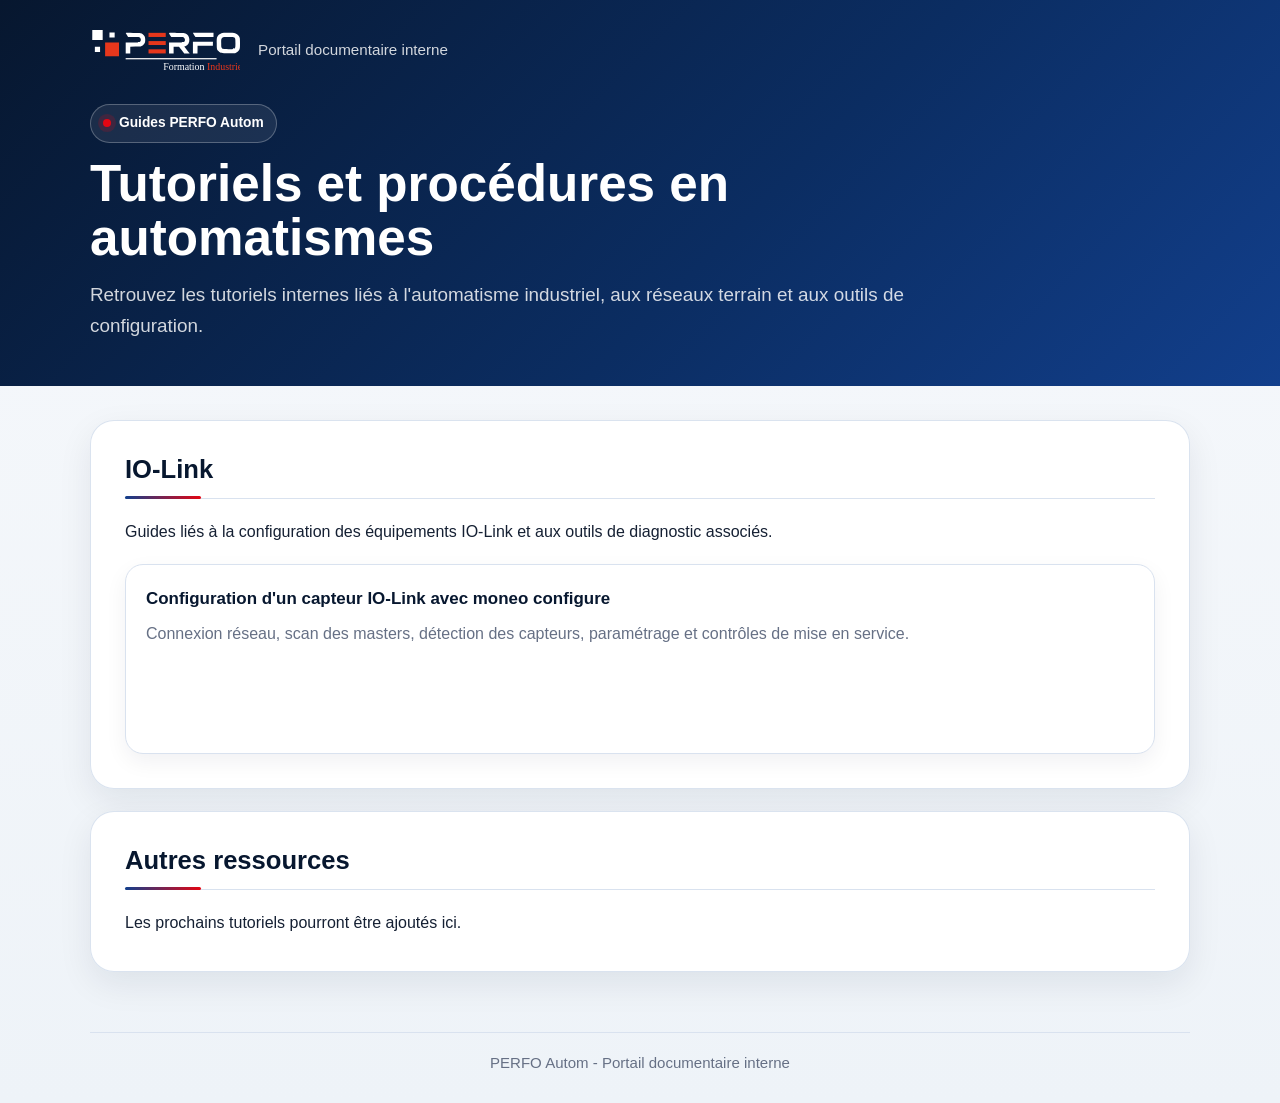
<file: index.html>
<!DOCTYPE html>
<html lang="fr">
<head>
  <meta charset="UTF-8" />
  <meta name="viewport" content="width=device-width, initial-scale=1.0" />
  <title>Tutoriels PERFO</title>
  <link rel="stylesheet" href="assets/css/perfo-tutos.css" />
</head>
<body>
  <header class="site-header">
    <div class="header-inner">
      <div class="topbar">
        <div class="brand">
          <img src="assets/img/logo-perfo-blanc.svg" alt="Logo PERFO" />
          <div class="brand-text">Portail documentaire interne</div>
        </div>
      </div>
      <div class="hero-kicker">Guides PERFO Autom</div>
      <h1>Tutoriels et procédures en automatismes</h1>
      <p class="header-subtitle">Retrouvez les tutoriels internes liés à l'automatisme industriel, aux réseaux terrain et aux outils de configuration.</p>
    </div>
  </header>

  <main class="container">
    <section class="category">
      <h2>IO-Link</h2>
      <p>Guides liés à la configuration des équipements IO-Link et aux outils de diagnostic associés.</p>
      <div class="tutorial-grid">
        <a class="tutorial-card" href="IoLink/Moneo_Ifm.html">
          <strong>Configuration d'un capteur IO-Link avec moneo configure</strong>
          <span>Connexion réseau, scan des masters, détection des capteurs, paramétrage et contrôles de mise en service.</span>
        </a>
      </div>
    </section>


    <section class="category">
      <h2>Autres ressources</h2>
      <p>Les prochains tutoriels pourront être ajoutés ici.</p>
    </section>
  </main>

  <footer class="site-footer">
    <div class="site-footer-inner">PERFO Autom - Portail documentaire interne</div>
  </footer>

</body>
</html>
</file>
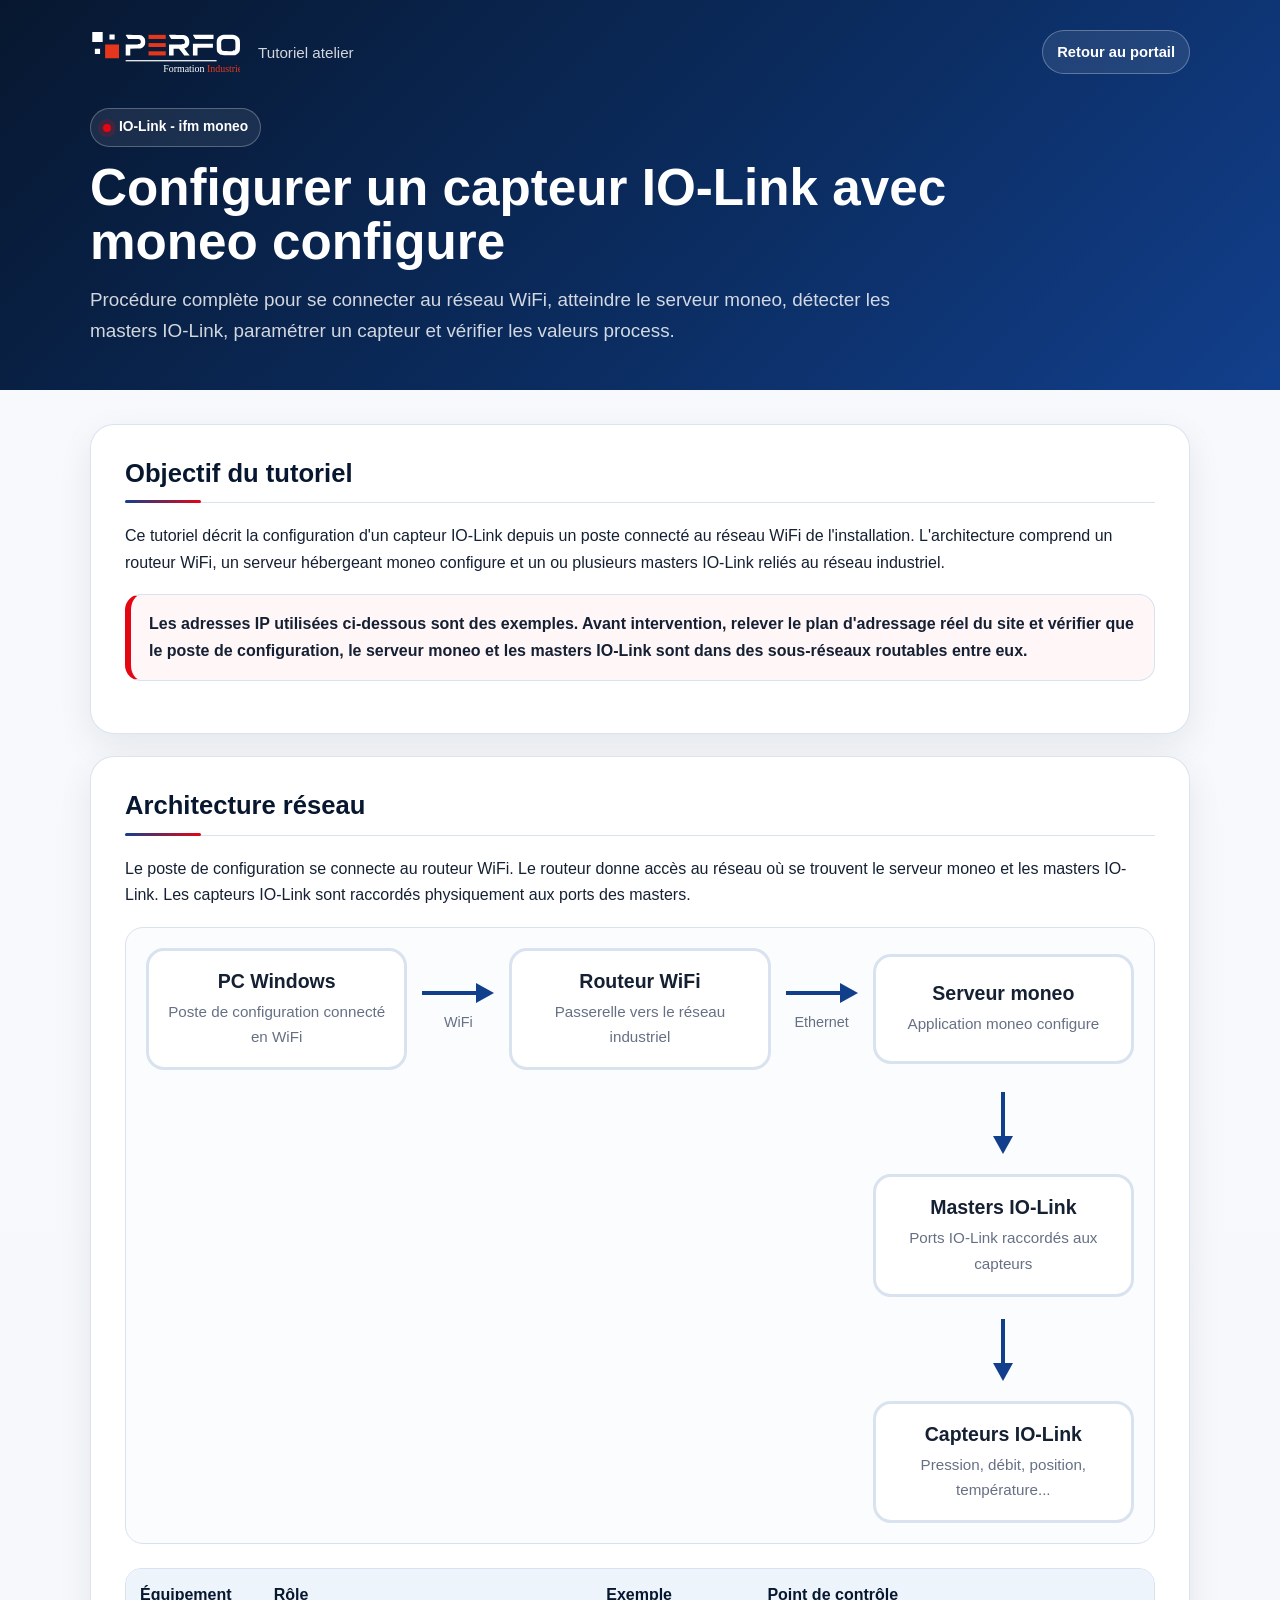
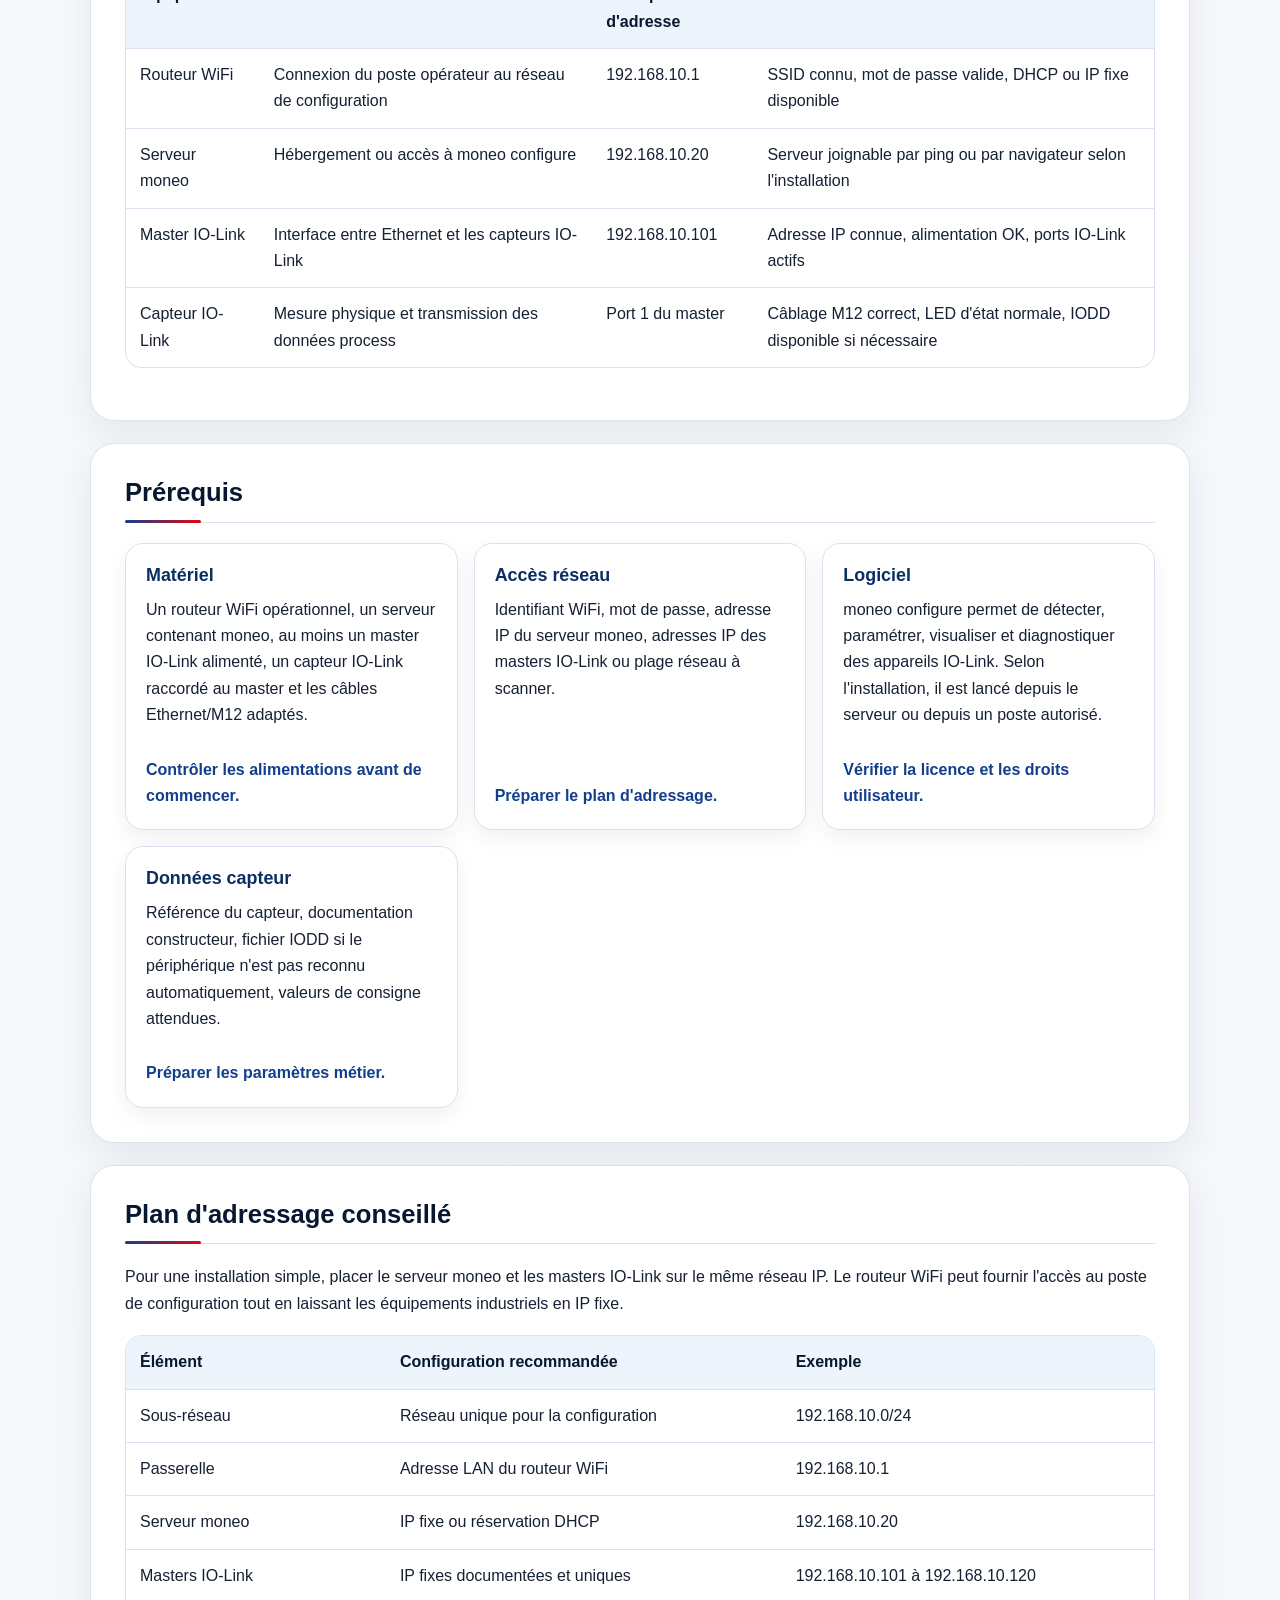
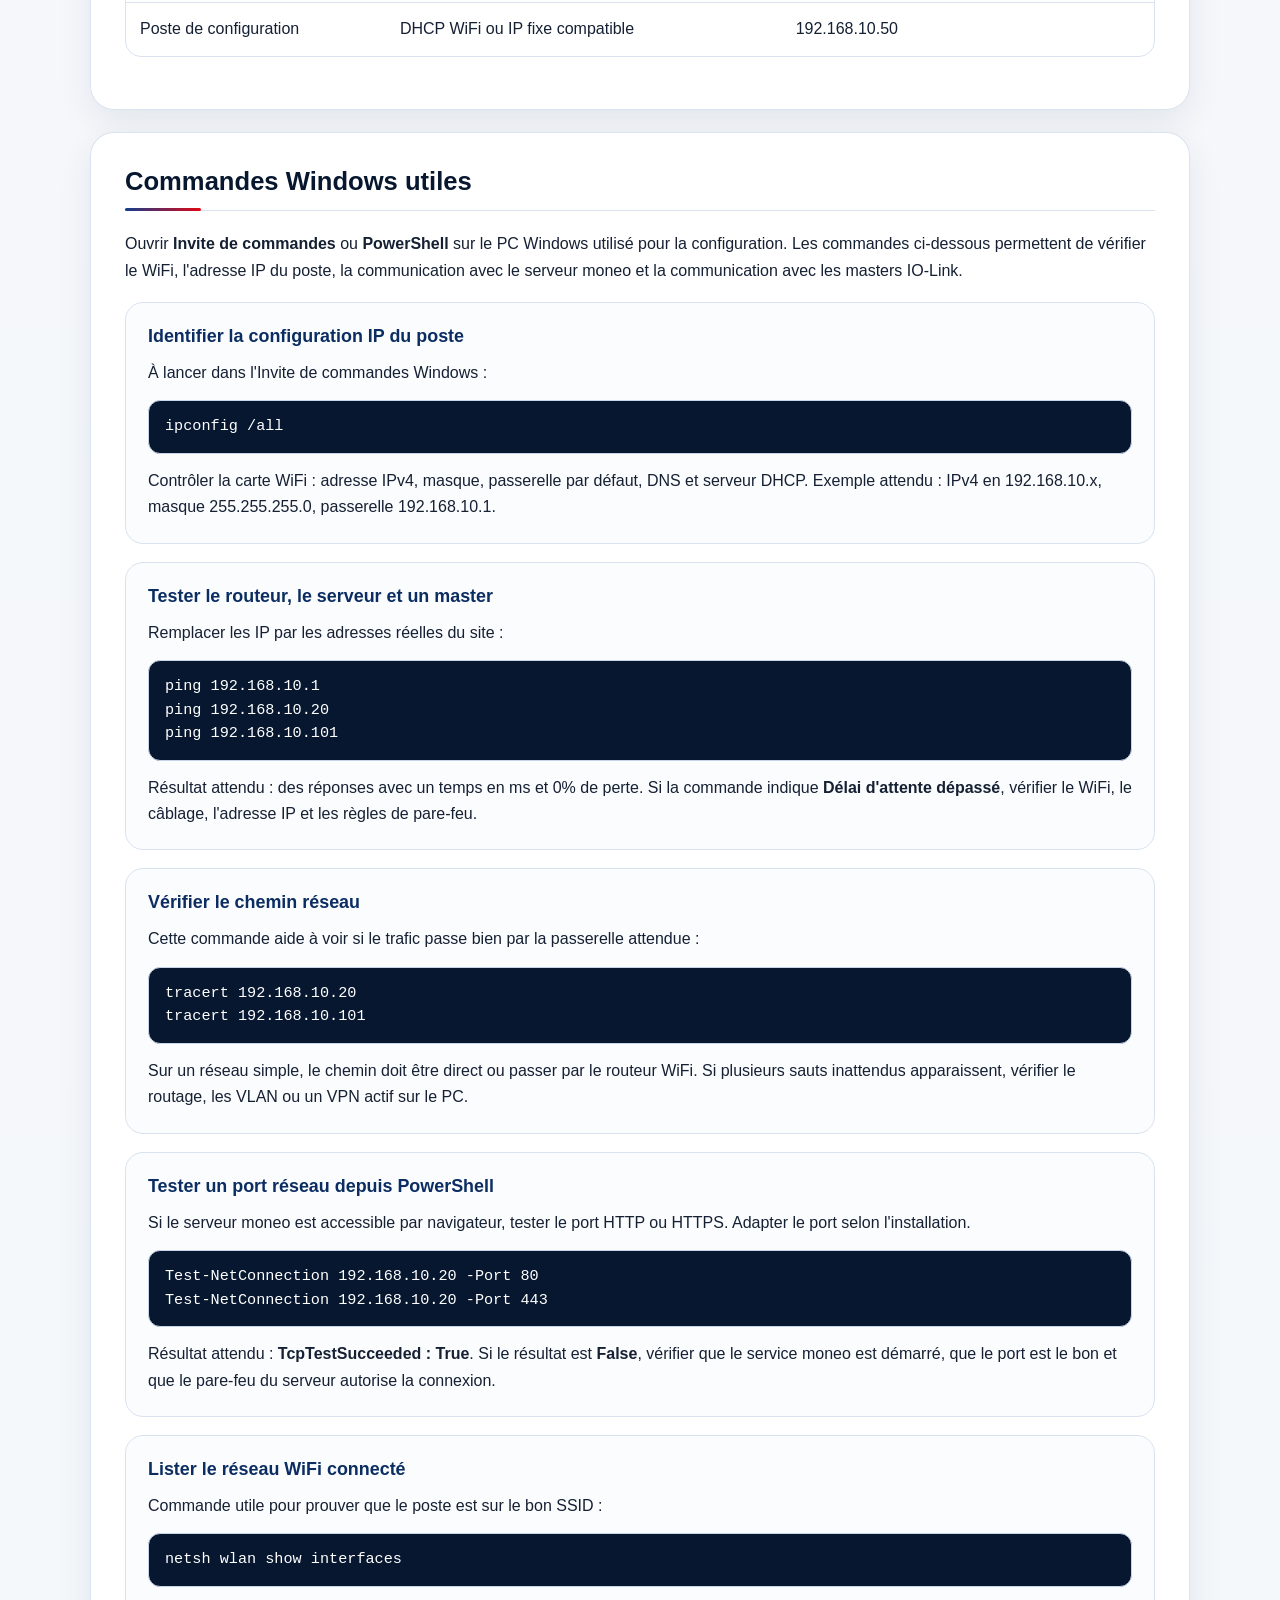
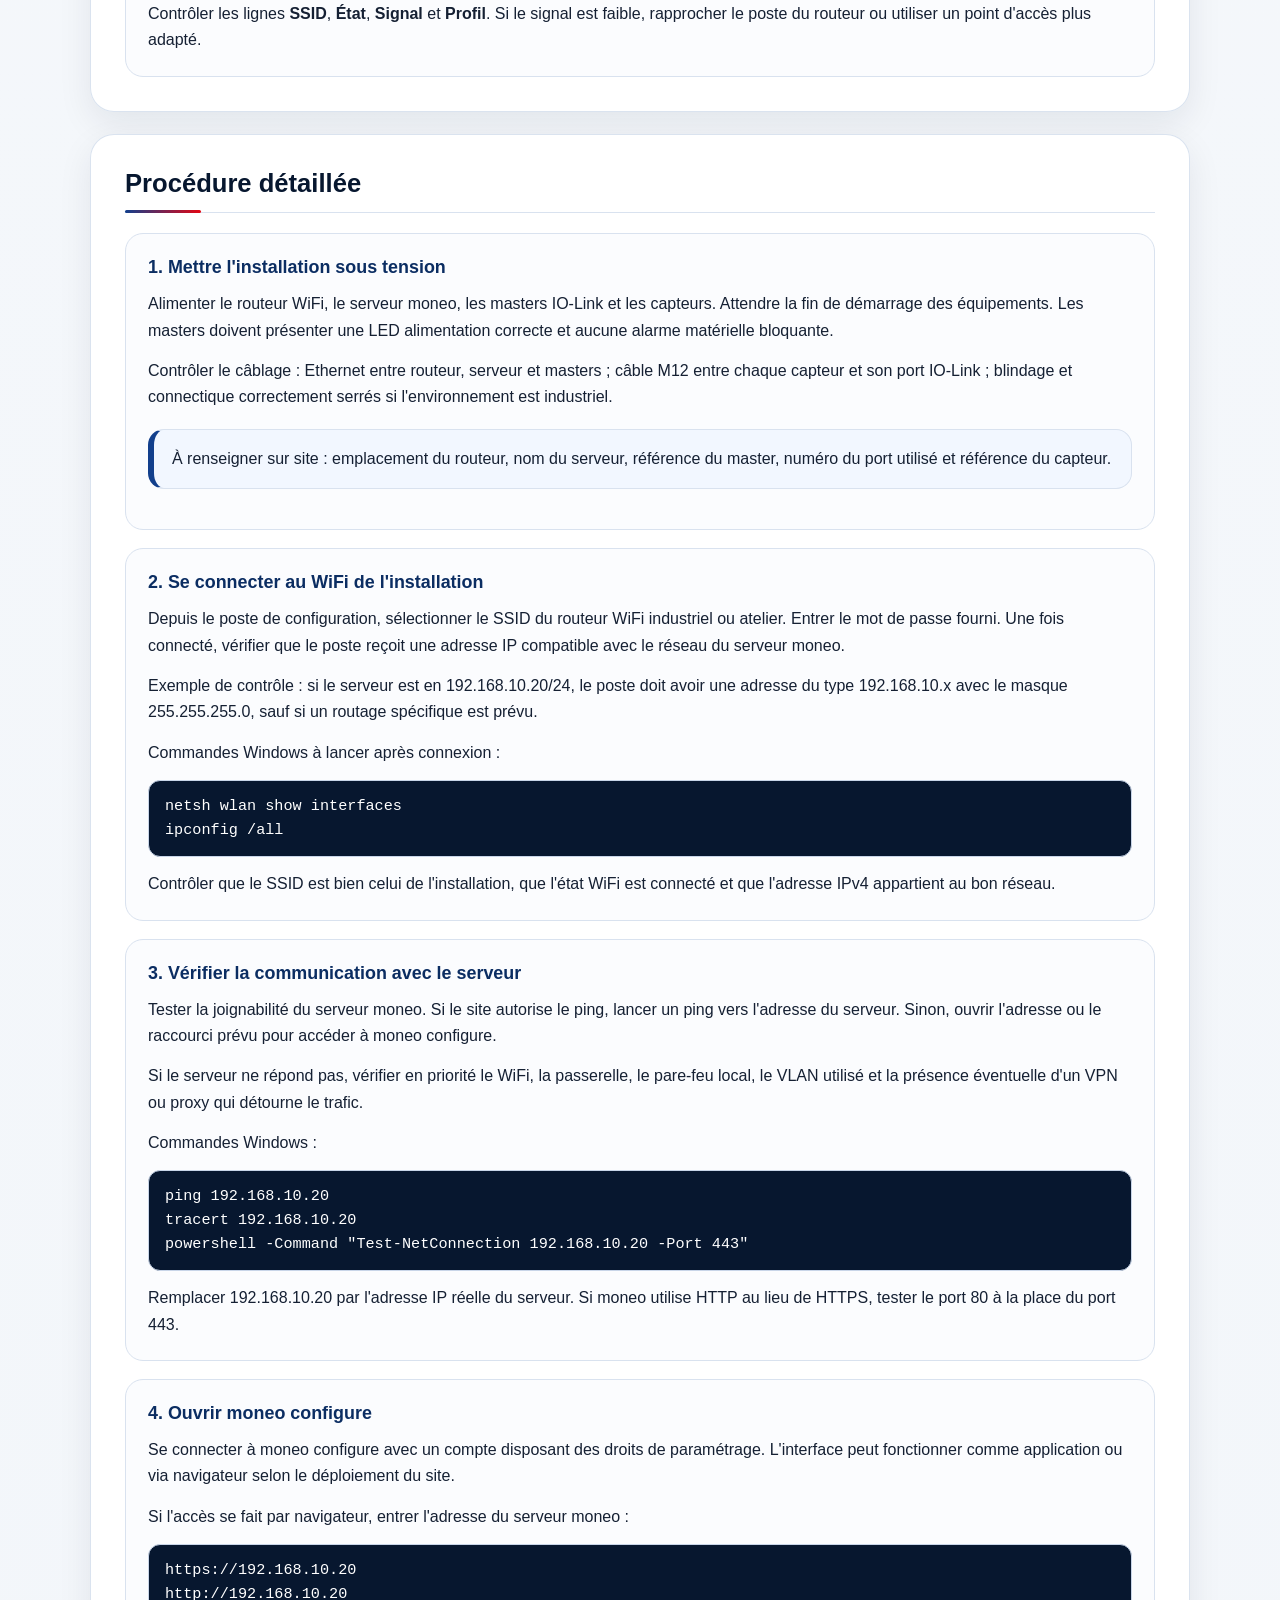
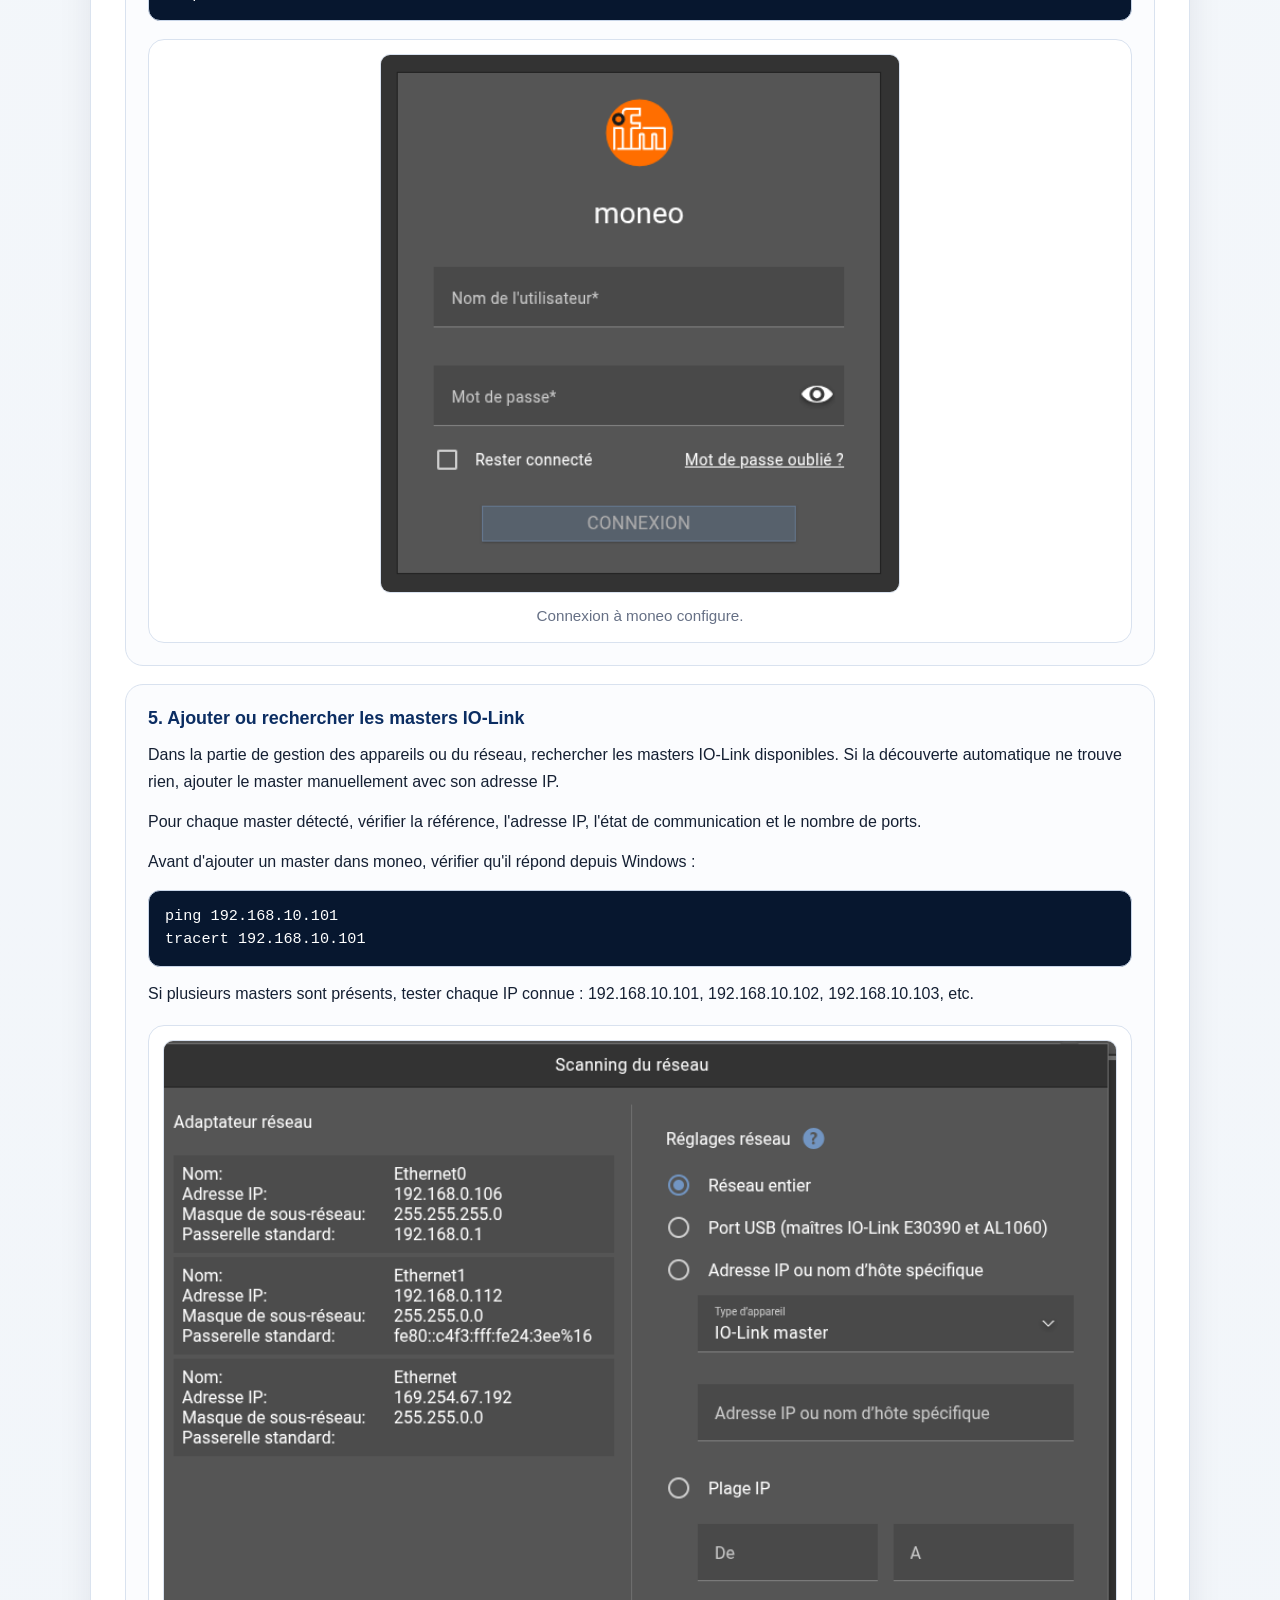
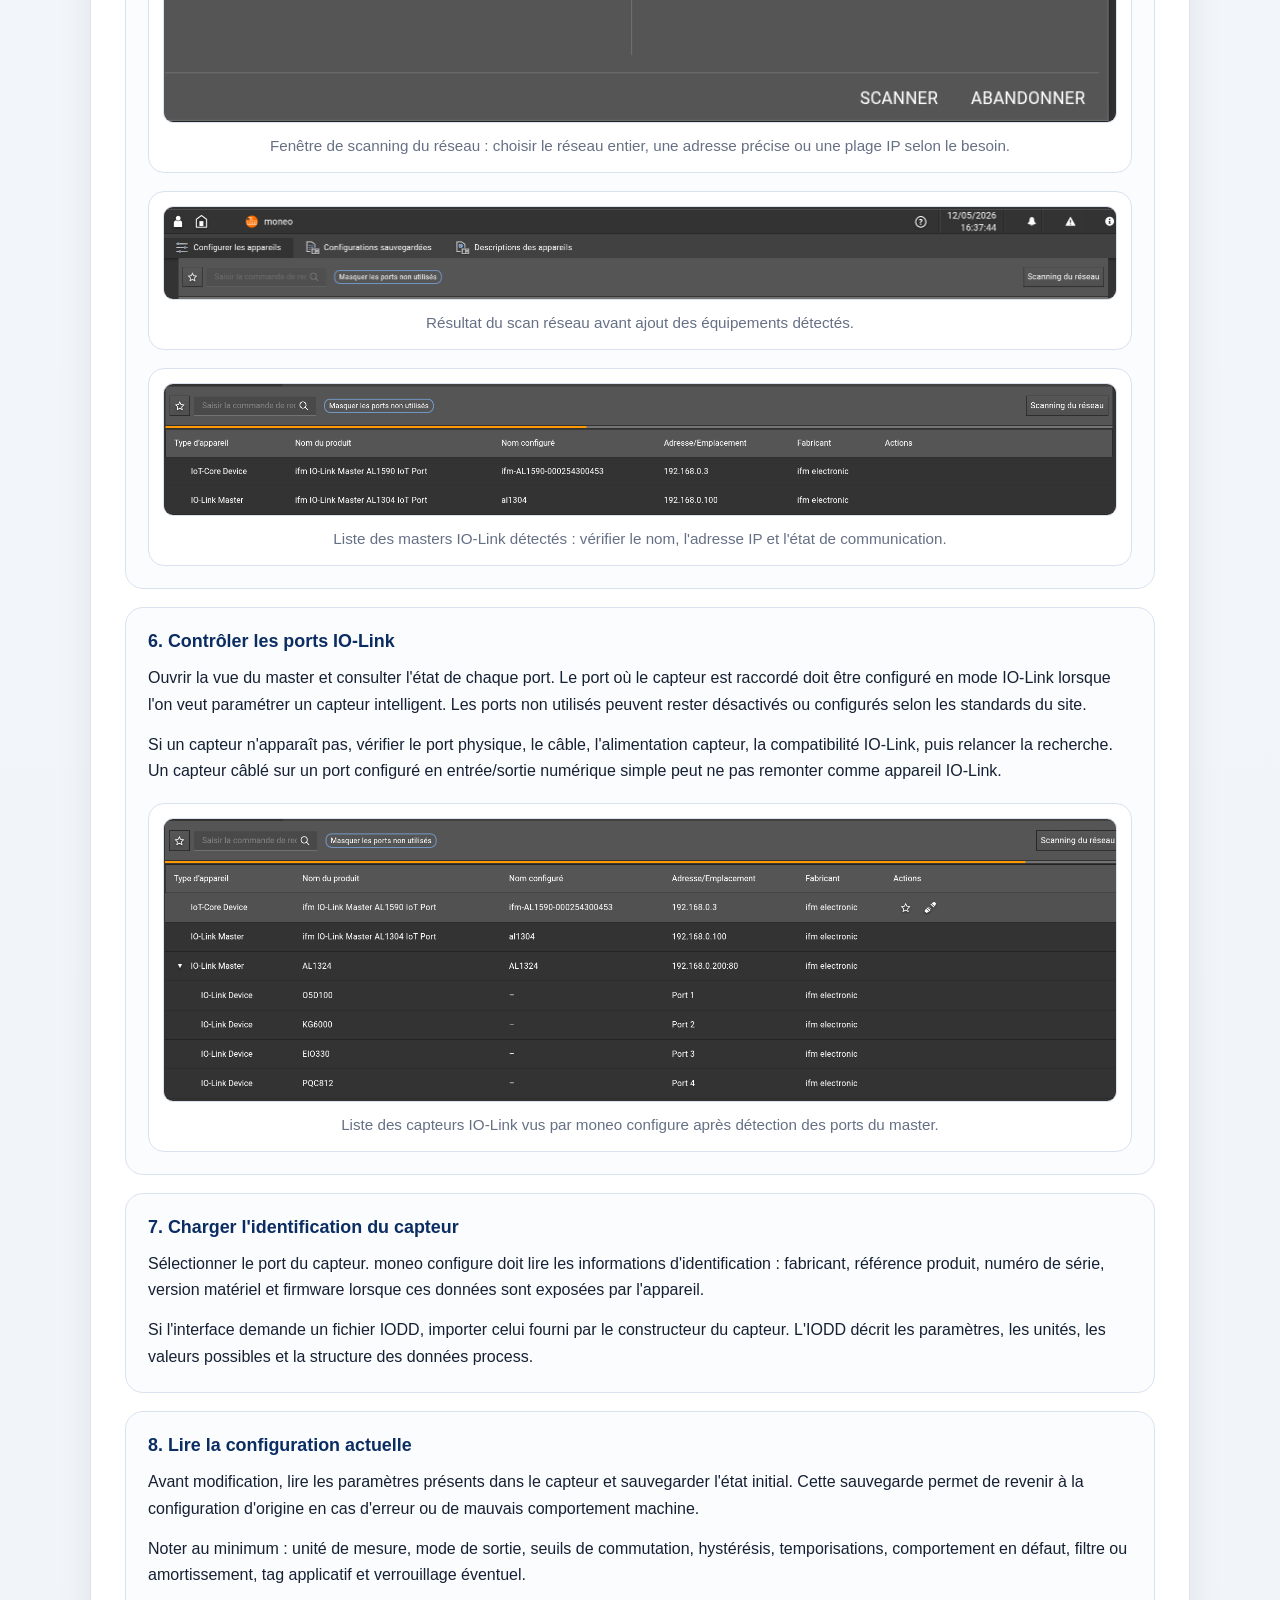
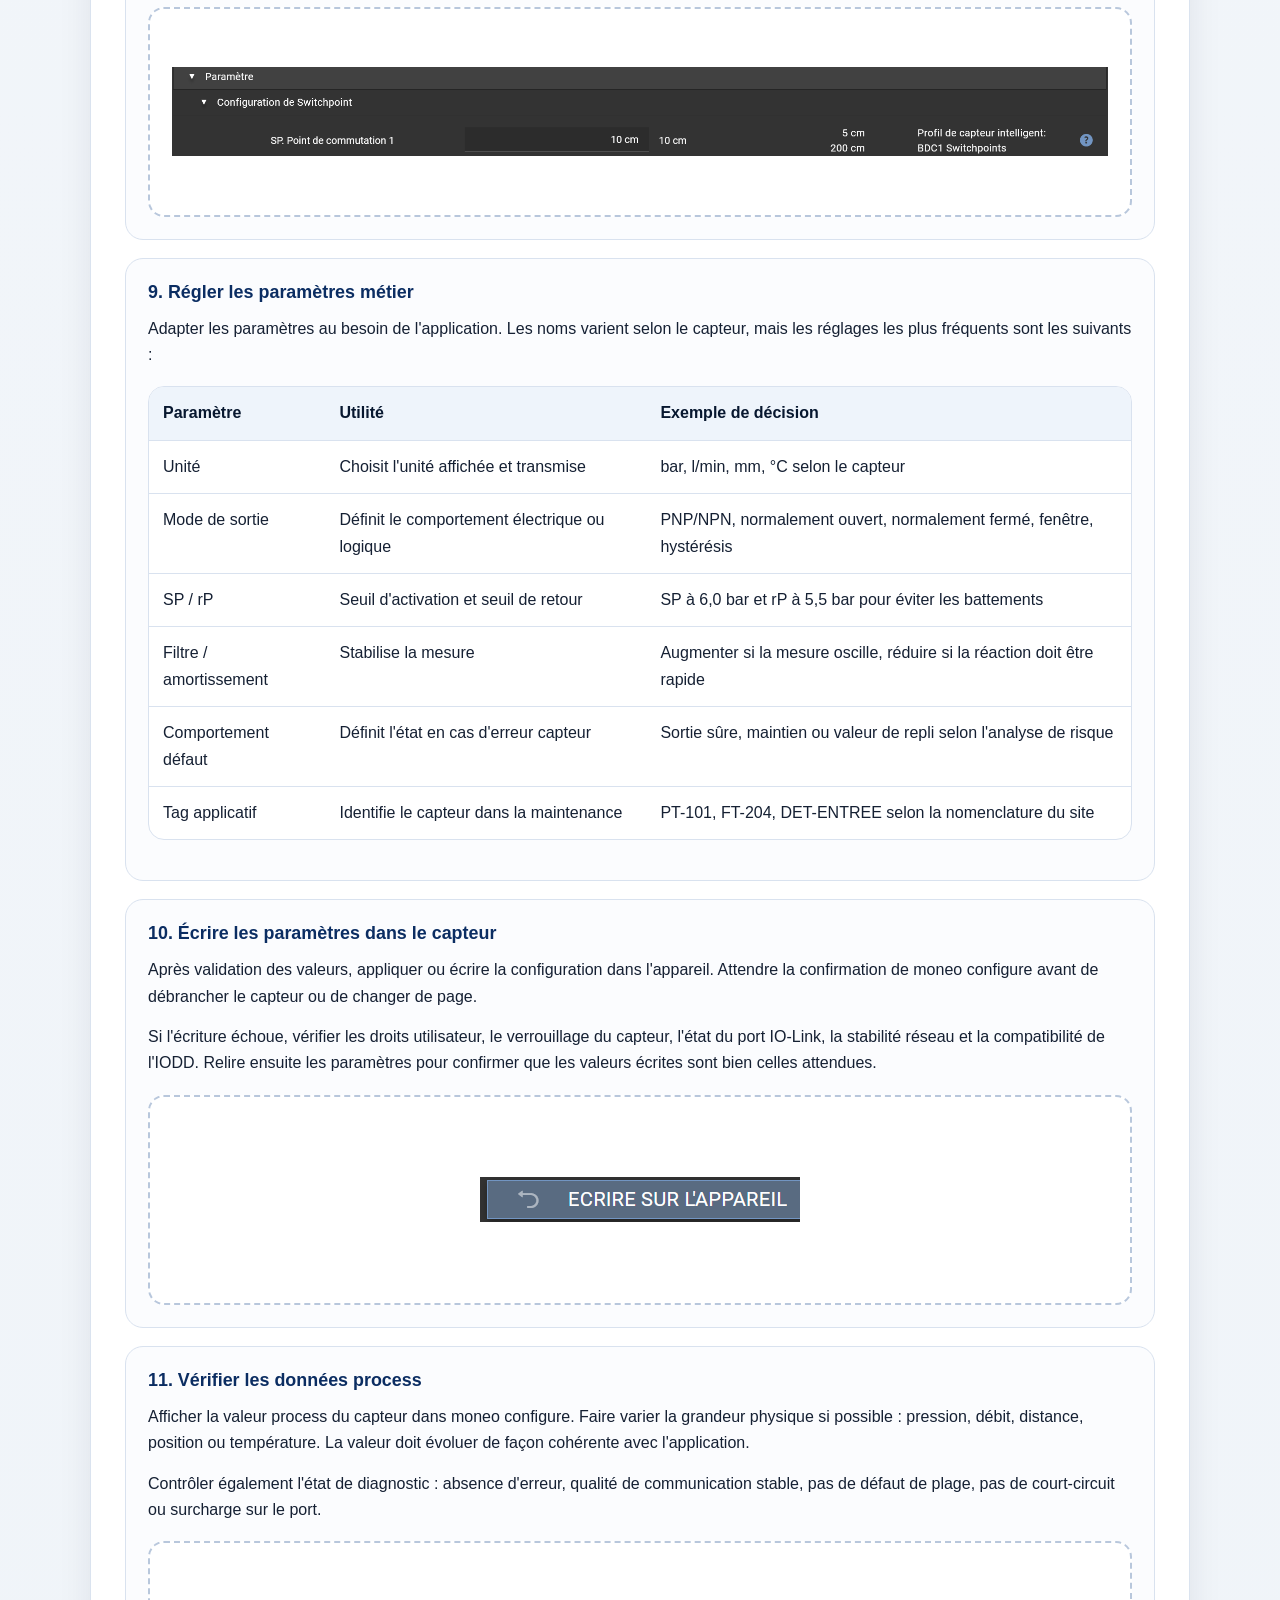
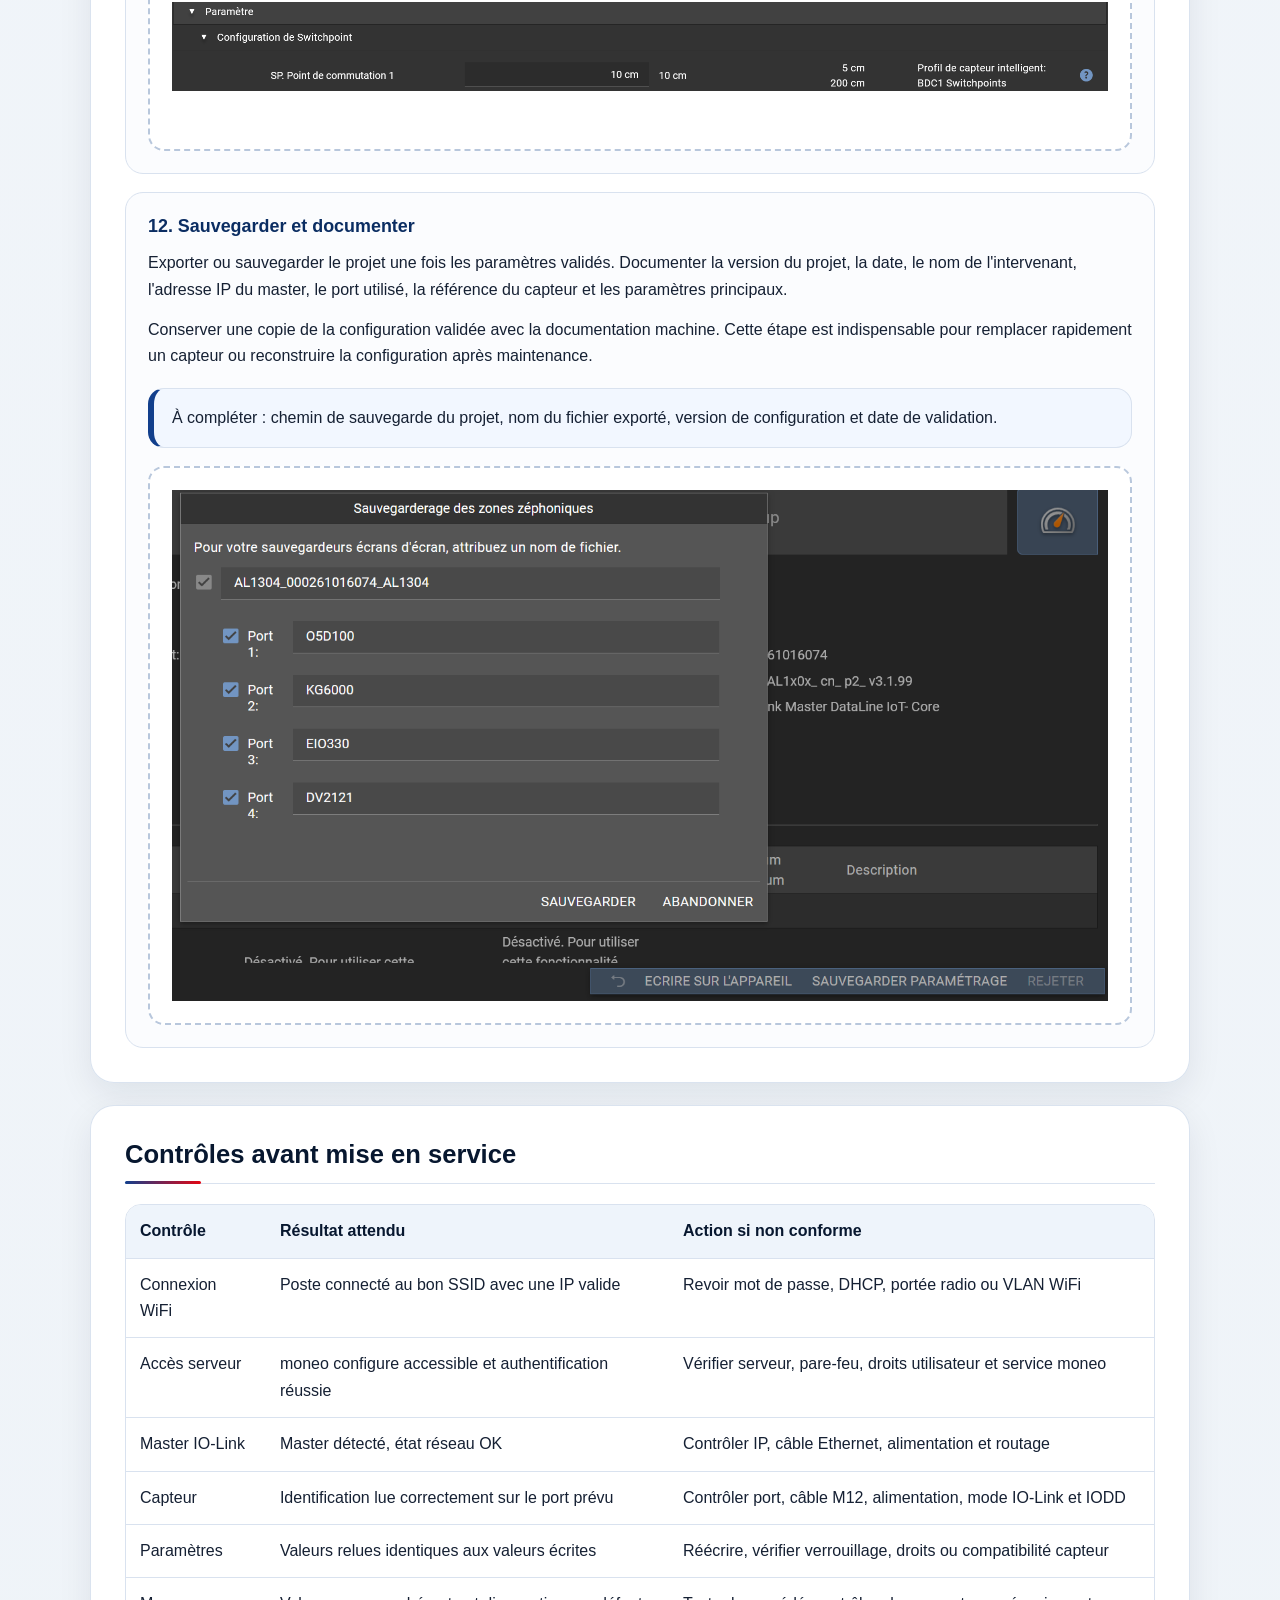
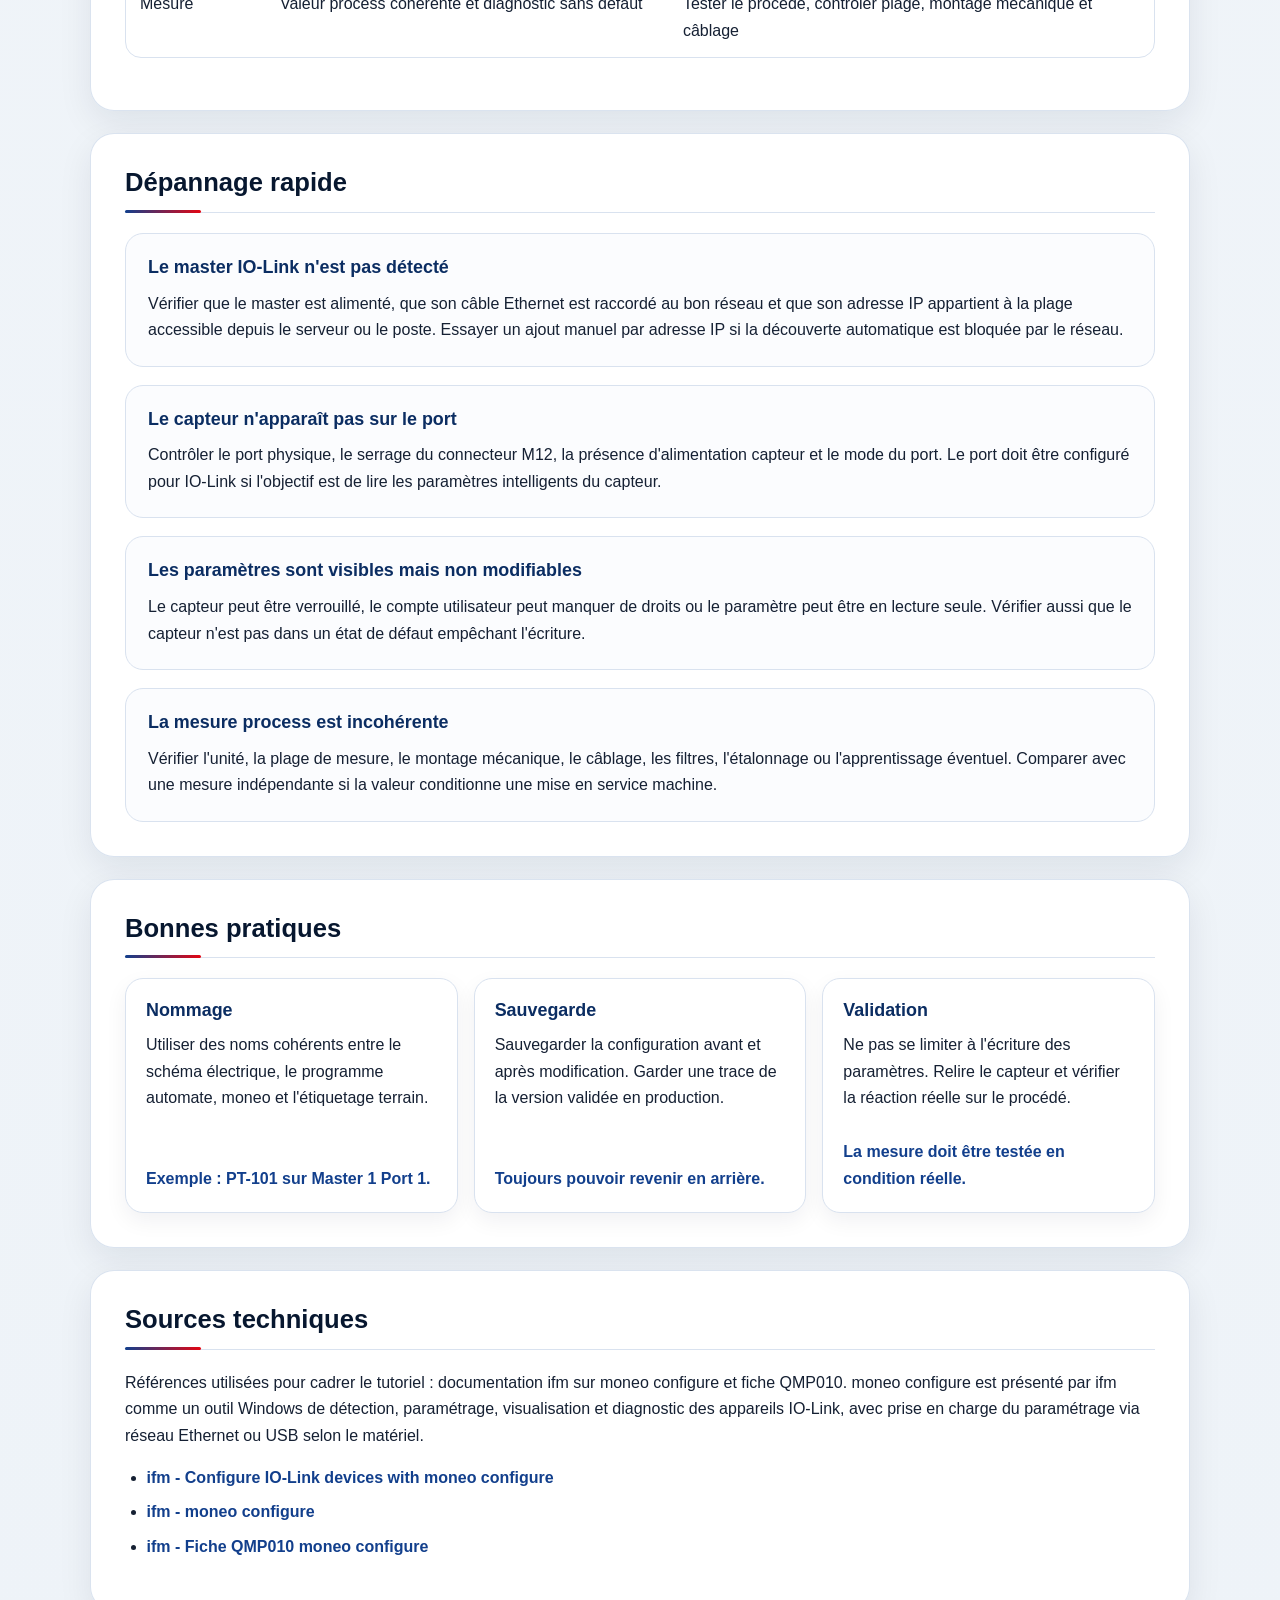
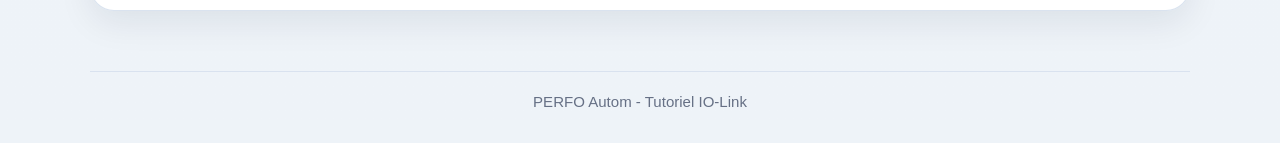
<file: IoLink/Moneo_Ifm.html>
<!DOCTYPE html>
<html lang="fr">
<head>
  <meta charset="UTF-8">
  <meta name="viewport" content="width=device-width, initial-scale=1.0">
  <title>Tutoriel IO-Link avec moneo configure</title>
  <link rel="stylesheet" href="../assets/css/perfo-tutos.css">
</head>
<body>
  <header class="site-header">
    <div class="header-inner">
      <div class="topbar">
        <div class="brand">
          <img src="../assets/img/logo-perfo-blanc.svg" alt="Logo PERFO">
          <div class="brand-text">Tutoriel atelier</div>
        </div>
        <a class="home-link" href="../index.html">Retour au portail</a>
      </div>
      <div class="hero-kicker">IO-Link - ifm moneo</div>
      <h1>Configurer un capteur IO-Link avec moneo configure</h1>
      <p class="header-subtitle">Procédure complète pour se connecter au réseau WiFi, atteindre le serveur moneo, détecter les masters IO-Link, paramétrer un capteur et vérifier les valeurs process.</p>
    </div>
  </header>

  <main class="container">
    <section>
      <h2>Objectif du tutoriel</h2>
      <p>
        Ce tutoriel décrit la configuration d'un capteur IO-Link depuis un poste connecté au réseau WiFi de l'installation. L'architecture comprend un routeur WiFi, un serveur hébergeant moneo configure et un ou plusieurs masters IO-Link reliés au réseau industriel.
      </p>
      <div class="notice">
        Les adresses IP utilisées ci-dessous sont des exemples. Avant intervention, relever le plan d'adressage réel du site et vérifier que le poste de configuration, le serveur moneo et les masters IO-Link sont dans des sous-réseaux routables entre eux.
      </div>
    </section>

    <section>
      <h2>Architecture réseau</h2>
      <p>
        Le poste de configuration se connecte au routeur WiFi. Le routeur donne accès au réseau où se trouvent le serveur moneo et les masters IO-Link. Les capteurs IO-Link sont raccordés physiquement aux ports des masters.
      </p>

      <div class="network-diagram" role="img" aria-label="Schéma de l'architecture réseau IO-Link">
        <div class="network-card">
          <strong>PC Windows</strong>
          <span>Poste de configuration connecté en WiFi</span>
        </div>
        <div>
          <div class="network-arrow"></div>
          <div class="network-caption">WiFi</div>
        </div>
        <div class="network-card">
          <strong>Routeur WiFi</strong>
          <span>Passerelle vers le réseau industriel</span>
        </div>
        <div>
          <div class="network-arrow"></div>
          <div class="network-caption">Ethernet</div>
        </div>
        <div class="network-card">
          <strong>Serveur moneo</strong>
          <span>Application moneo configure</span>
        </div>
        <div class="network-down"></div>
        <div class="network-card network-sensor">
          <strong>Masters IO-Link</strong>
          <span>Ports IO-Link raccordés aux capteurs</span>
        </div>
        <div class="network-down"></div>
        <div class="network-card network-sensor">
          <strong>Capteurs IO-Link</strong>
          <span>Pression, débit, position, température...</span>
        </div>
      </div>

      <table>
        <thead>
          <tr>
            <th>Équipement</th>
            <th>Rôle</th>
            <th>Exemple d'adresse</th>
            <th>Point de contrôle</th>
          </tr>
        </thead>
        <tbody>
          <tr>
            <td>Routeur WiFi</td>
            <td>Connexion du poste opérateur au réseau de configuration</td>
            <td>192.168.10.1</td>
            <td>SSID connu, mot de passe valide, DHCP ou IP fixe disponible</td>
          </tr>
          <tr>
            <td>Serveur moneo</td>
            <td>Hébergement ou accès à moneo configure</td>
            <td>192.168.10.20</td>
            <td>Serveur joignable par ping ou par navigateur selon l'installation</td>
          </tr>
          <tr>
            <td>Master IO-Link</td>
            <td>Interface entre Ethernet et les capteurs IO-Link</td>
            <td>192.168.10.101</td>
            <td>Adresse IP connue, alimentation OK, ports IO-Link actifs</td>
          </tr>
          <tr>
            <td>Capteur IO-Link</td>
            <td>Mesure physique et transmission des données process</td>
            <td>Port 1 du master</td>
            <td>Câblage M12 correct, LED d'état normale, IODD disponible si nécessaire</td>
          </tr>
        </tbody>
      </table>
    </section>

    <section>
      <h2>Prérequis</h2>
      <div class="cards">
        <div class="card">
          <h3>Matériel</h3>
          <p>Un routeur WiFi opérationnel, un serveur contenant moneo, au moins un master IO-Link alimenté, un capteur IO-Link raccordé au master et les câbles Ethernet/M12 adaptés.</p>
          <div class="card-action">Contrôler les alimentations avant de commencer.</div>
        </div>
        <div class="card">
          <h3>Accès réseau</h3>
          <p>Identifiant WiFi, mot de passe, adresse IP du serveur moneo, adresses IP des masters IO-Link ou plage réseau à scanner.</p>
          <div class="card-action">Préparer le plan d'adressage.</div>
        </div>
        <div class="card">
          <h3>Logiciel</h3>
          <p>moneo configure permet de détecter, paramétrer, visualiser et diagnostiquer des appareils IO-Link. Selon l'installation, il est lancé depuis le serveur ou depuis un poste autorisé.</p>
          <div class="card-action">Vérifier la licence et les droits utilisateur.</div>
        </div>
        <div class="card">
          <h3>Données capteur</h3>
          <p>Référence du capteur, documentation constructeur, fichier IODD si le périphérique n'est pas reconnu automatiquement, valeurs de consigne attendues.</p>
          <div class="card-action">Préparer les paramètres métier.</div>
        </div>
      </div>
    </section>

    <section>
      <h2>Plan d'adressage conseillé</h2>
      <p>
        Pour une installation simple, placer le serveur moneo et les masters IO-Link sur le même réseau IP. Le routeur WiFi peut fournir l'accès au poste de configuration tout en laissant les équipements industriels en IP fixe.
      </p>
      <table>
        <thead>
          <tr>
            <th>Élément</th>
            <th>Configuration recommandée</th>
            <th>Exemple</th>
          </tr>
        </thead>
        <tbody>
          <tr>
            <td>Sous-réseau</td>
            <td>Réseau unique pour la configuration</td>
            <td>192.168.10.0/24</td>
          </tr>
          <tr>
            <td>Passerelle</td>
            <td>Adresse LAN du routeur WiFi</td>
            <td>192.168.10.1</td>
          </tr>
          <tr>
            <td>Serveur moneo</td>
            <td>IP fixe ou réservation DHCP</td>
            <td>192.168.10.20</td>
          </tr>
          <tr>
            <td>Masters IO-Link</td>
            <td>IP fixes documentées et uniques</td>
            <td>192.168.10.101 à 192.168.10.120</td>
          </tr>
          <tr>
            <td>Poste de configuration</td>
            <td>DHCP WiFi ou IP fixe compatible</td>
            <td>192.168.10.50</td>
          </tr>
        </tbody>
      </table>
    </section>

    <section>
      <h2>Commandes Windows utiles</h2>
      <p>
        Ouvrir <strong>Invite de commandes</strong> ou <strong>PowerShell</strong> sur le PC Windows utilisé pour la configuration. Les commandes ci-dessous permettent de vérifier le WiFi, l'adresse IP du poste, la communication avec le serveur moneo et la communication avec les masters IO-Link.
      </p>
      <div class="steps">
        <div class="step">
          <h3>Identifier la configuration IP du poste</h3>
          <p>À lancer dans l'Invite de commandes Windows :</p>
          <pre class="cmd">ipconfig /all</pre>
          <p>Contrôler la carte WiFi : adresse IPv4, masque, passerelle par défaut, DNS et serveur DHCP. Exemple attendu : IPv4 en 192.168.10.x, masque 255.255.255.0, passerelle 192.168.10.1.</p>
        </div>
        <div class="step">
          <h3>Tester le routeur, le serveur et un master</h3>
          <p>Remplacer les IP par les adresses réelles du site :</p>
          <pre class="cmd">ping 192.168.10.1
ping 192.168.10.20
ping 192.168.10.101</pre>
          <p>Résultat attendu : des réponses avec un temps en ms et 0% de perte. Si la commande indique <strong>Délai d'attente dépassé</strong>, vérifier le WiFi, le câblage, l'adresse IP et les règles de pare-feu.</p>
          
        </div>
        <div class="step">
          <h3>Vérifier le chemin réseau</h3>
          <p>Cette commande aide à voir si le trafic passe bien par la passerelle attendue :</p>
          <pre class="cmd">tracert 192.168.10.20
tracert 192.168.10.101</pre>
          <p>Sur un réseau simple, le chemin doit être direct ou passer par le routeur WiFi. Si plusieurs sauts inattendus apparaissent, vérifier le routage, les VLAN ou un VPN actif sur le PC.</p>
        </div>
        <div class="step">
          <h3>Tester un port réseau depuis PowerShell</h3>
          <p>Si le serveur moneo est accessible par navigateur, tester le port HTTP ou HTTPS. Adapter le port selon l'installation.</p>
          <pre class="cmd">Test-NetConnection 192.168.10.20 -Port 80
Test-NetConnection 192.168.10.20 -Port 443</pre>
          <p>Résultat attendu : <strong>TcpTestSucceeded : True</strong>. Si le résultat est <strong>False</strong>, vérifier que le service moneo est démarré, que le port est le bon et que le pare-feu du serveur autorise la connexion.</p>
        </div>
        <div class="step">
          <h3>Lister le réseau WiFi connecté</h3>
          <p>Commande utile pour prouver que le poste est sur le bon SSID :</p>
          <pre class="cmd">netsh wlan show interfaces</pre>
          <p>Contrôler les lignes <strong>SSID</strong>, <strong>État</strong>, <strong>Signal</strong> et <strong>Profil</strong>. Si le signal est faible, rapprocher le poste du routeur ou utiliser un point d'accès plus adapté.</p>
        </div>
      </div>
    </section>

    <section>
      <h2>Procédure détaillée</h2>
      <div class="steps">
        <div class="step">
          <h3>1. Mettre l'installation sous tension</h3>
          <p>Alimenter le routeur WiFi, le serveur moneo, les masters IO-Link et les capteurs. Attendre la fin de démarrage des équipements. Les masters doivent présenter une LED alimentation correcte et aucune alarme matérielle bloquante.</p>
          <p>Contrôler le câblage : Ethernet entre routeur, serveur et masters ; câble M12 entre chaque capteur et son port IO-Link ; blindage et connectique correctement serrés si l'environnement est industriel.</p>
          <div class="todo">
            À renseigner sur site : emplacement du routeur, nom du serveur, référence du master, numéro du port utilisé et référence du capteur.
          </div>
          
        </div>

        <div class="step">
          <h3>2. Se connecter au WiFi de l'installation</h3>
          <p>Depuis le poste de configuration, sélectionner le SSID du routeur WiFi industriel ou atelier. Entrer le mot de passe fourni. Une fois connecté, vérifier que le poste reçoit une adresse IP compatible avec le réseau du serveur moneo.</p>
          <p>Exemple de contrôle : si le serveur est en 192.168.10.20/24, le poste doit avoir une adresse du type 192.168.10.x avec le masque 255.255.255.0, sauf si un routage spécifique est prévu.</p>
          <p>Commandes Windows à lancer après connexion :</p>
          <pre class="cmd">netsh wlan show interfaces
ipconfig /all</pre>
          <p>Contrôler que le SSID est bien celui de l'installation, que l'état WiFi est connecté et que l'adresse IPv4 appartient au bon réseau.</p>
          
        </div>

        <div class="step">
          <h3>3. Vérifier la communication avec le serveur</h3>
          <p>Tester la joignabilité du serveur moneo. Si le site autorise le ping, lancer un ping vers l'adresse du serveur. Sinon, ouvrir l'adresse ou le raccourci prévu pour accéder à moneo configure.</p>
          <p>Si le serveur ne répond pas, vérifier en priorité le WiFi, la passerelle, le pare-feu local, le VLAN utilisé et la présence éventuelle d'un VPN ou proxy qui détourne le trafic.</p>
          <p>Commandes Windows :</p>
          <pre class="cmd">ping 192.168.10.20
tracert 192.168.10.20
powershell -Command "Test-NetConnection 192.168.10.20 -Port 443"</pre>
          <p>Remplacer 192.168.10.20 par l'adresse IP réelle du serveur. Si moneo utilise HTTP au lieu de HTTPS, tester le port 80 à la place du port 443.</p>
        </div>

        <div class="step">
          <h3>4. Ouvrir moneo configure</h3>
          <p>Se connecter à moneo configure avec un compte disposant des droits de paramétrage. L'interface peut fonctionner comme application ou via navigateur selon le déploiement du site.</p>
          <p>Si l'accès se fait par navigateur, entrer l'adresse du serveur moneo :</p>
          <pre class="cmd">https://192.168.10.20
http://192.168.10.20</pre>
          <figure class="image-frame narrow">
            <img src="../assets/img/ecran_connexion_moneo.png" alt="Connexion à moneo configure">
            <figcaption>Connexion à moneo configure.</figcaption>
          </figure>
        </div>

        <div class="step">
          <h3>5. Ajouter ou rechercher les masters IO-Link</h3>
          <p>Dans la partie de gestion des appareils ou du réseau, rechercher les masters IO-Link disponibles. Si la découverte automatique ne trouve rien, ajouter le master manuellement avec son adresse IP.</p>
          <p>Pour chaque master détecté, vérifier la référence, l'adresse IP, l'état de communication et le nombre de ports. </p>
          <p>Avant d'ajouter un master dans moneo, vérifier qu'il répond depuis Windows :</p>
          <pre class="cmd">ping 192.168.10.101
tracert 192.168.10.101</pre>
          <p>Si plusieurs masters sont présents, tester chaque IP connue : 192.168.10.101, 192.168.10.102, 192.168.10.103, etc.</p>
          <figure class="image-frame">
            <img src="../assets/img/scan_reseaux_2.png" alt="Fenêtre de scanning du réseau dans moneo configure">
            <figcaption>Fenêtre de scanning du réseau : choisir le réseau entier, une adresse précise ou une plage IP selon le besoin.</figcaption>
          </figure>
          <figure class="image-frame">
            <img src="../assets/img/scan_reseau_moneo.png" alt="Résultat du scan réseau dans moneo configure">
            <figcaption>Résultat du scan réseau avant ajout des équipements détectés.</figcaption>
          </figure>
          <figure class="image-frame">
            <img src="../assets/img/liste_master.png" alt="Liste des masters IO-Link détectés dans moneo configure">
            <figcaption>Liste des masters IO-Link détectés : vérifier le nom, l'adresse IP et l'état de communication.</figcaption>
          </figure>
        </div>

        <div class="step">
          <h3>6. Contrôler les ports IO-Link</h3>
          <p>Ouvrir la vue du master et consulter l'état de chaque port. Le port où le capteur est raccordé doit être configuré en mode IO-Link lorsque l'on veut paramétrer un capteur intelligent. Les ports non utilisés peuvent rester désactivés ou configurés selon les standards du site.</p>
          <p>Si un capteur n'apparaît pas, vérifier le port physique, le câble, l'alimentation capteur, la compatibilité IO-Link, puis relancer la recherche. Un capteur câblé sur un port configuré en entrée/sortie numérique simple peut ne pas remonter comme appareil IO-Link.</p>
          <figure class="image-frame">
            <img src="../assets/img/liste_capteur.png" alt="Liste des capteurs IO-Link raccordés au master">
            <figcaption>Liste des capteurs IO-Link vus par moneo configure après détection des ports du master.</figcaption>
          </figure>
        </div>

        <div class="step">
          <h3>7. Charger l'identification du capteur</h3>
          <p>Sélectionner le port du capteur. moneo configure doit lire les informations d'identification : fabricant, référence produit, numéro de série, version matériel et firmware lorsque ces données sont exposées par l'appareil.</p>
          <p>Si l'interface demande un fichier IODD, importer celui fourni par le constructeur du capteur. L'IODD décrit les paramètres, les unités, les valeurs possibles et la structure des données process.</p>

        </div>

        <div class="step">
          <h3>8. Lire la configuration actuelle</h3>
          <p>Avant modification, lire les paramètres présents dans le capteur et sauvegarder l'état initial. Cette sauvegarde permet de revenir à la configuration d'origine en cas d'erreur ou de mauvais comportement machine.</p>
          <p>Noter au minimum : unité de mesure, mode de sortie, seuils de commutation, hystérésis, temporisations, comportement en défaut, filtre ou amortissement, tag applicatif et verrouillage éventuel.</p>
          <div class="image-slot">
            <img src="../assets/img/chap-8-11.png">
          </div>
        </div>

        <div class="step">
          <h3>9. Régler les paramètres métier</h3>
          <p>Adapter les paramètres au besoin de l'application. Les noms varient selon le capteur, mais les réglages les plus fréquents sont les suivants :</p>
          <table>
            <thead>
              <tr>
                <th>Paramètre</th>
                <th>Utilité</th>
                <th>Exemple de décision</th>
              </tr>
            </thead>
            <tbody>
              <tr>
                <td>Unité</td>
                <td>Choisit l'unité affichée et transmise</td>
                <td>bar, l/min, mm, °C selon le capteur</td>
              </tr>
              <tr>
                <td>Mode de sortie</td>
                <td>Définit le comportement électrique ou logique</td>
                <td>PNP/NPN, normalement ouvert, normalement fermé, fenêtre, hystérésis</td>
              </tr>
              <tr>
                <td>SP / rP</td>
                <td>Seuil d'activation et seuil de retour</td>
                <td>SP à 6,0 bar et rP à 5,5 bar pour éviter les battements</td>
              </tr>
              <tr>
                <td>Filtre / amortissement</td>
                <td>Stabilise la mesure</td>
                <td>Augmenter si la mesure oscille, réduire si la réaction doit être rapide</td>
              </tr>
              <tr>
                <td>Comportement défaut</td>
                <td>Définit l'état en cas d'erreur capteur</td>
                <td>Sortie sûre, maintien ou valeur de repli selon l'analyse de risque</td>
              </tr>
              <tr>
                <td>Tag applicatif</td>
                <td>Identifie le capteur dans la maintenance</td>
                <td>PT-101, FT-204, DET-ENTREE selon la nomenclature du site</td>
              </tr>
            </tbody>
          </table>
        </div>

        <div class="step">
          <h3>10. Écrire les paramètres dans le capteur</h3>
          <p>Après validation des valeurs, appliquer ou écrire la configuration dans l'appareil. Attendre la confirmation de moneo configure avant de débrancher le capteur ou de changer de page.</p>
          <p>Si l'écriture échoue, vérifier les droits utilisateur, le verrouillage du capteur, l'état du port IO-Link, la stabilité réseau et la compatibilité de l'IODD. Relire ensuite les paramètres pour confirmer que les valeurs écrites sont bien celles attendues.</p>
          <div class="image-slot">
            <img src="../assets/img/chap-10.png">
          </div>
        </div>

        <div class="step">
          <h3>11. Vérifier les données process</h3>
          <p>Afficher la valeur process du capteur dans moneo configure. Faire varier la grandeur physique si possible : pression, débit, distance, position ou température. La valeur doit évoluer de façon cohérente avec l'application.</p>
          <p>Contrôler également l'état de diagnostic : absence d'erreur, qualité de communication stable, pas de défaut de plage, pas de court-circuit ou surcharge sur le port.</p>
          <div class="image-slot">
            <img src="../assets/img/chap-8-11.png">
          </div>
        </div>

        <div class="step">
          <h3>12. Sauvegarder et documenter</h3>
          <p>Exporter ou sauvegarder le projet une fois les paramètres validés. Documenter la version du projet, la date, le nom de l'intervenant, l'adresse IP du master, le port utilisé, la référence du capteur et les paramètres principaux.</p>
          <p>Conserver une copie de la configuration validée avec la documentation machine. Cette étape est indispensable pour remplacer rapidement un capteur ou reconstruire la configuration après maintenance.</p>
          <div class="todo">
            À compléter : chemin de sauvegarde du projet, nom du fichier exporté, version de configuration et date de validation.
          </div>
          <div class="image-slot">
            <img src="../assets/img/chap-12.png">
          </div>
        </div>
      </div>
    </section>

    <section>
      <h2>Contrôles avant mise en service</h2>
      <table>
        <thead>
          <tr>
            <th>Contrôle</th>
            <th>Résultat attendu</th>
            <th>Action si non conforme</th>
          </tr>
        </thead>
        <tbody>
          <tr>
            <td>Connexion WiFi</td>
            <td>Poste connecté au bon SSID avec une IP valide</td>
            <td>Revoir mot de passe, DHCP, portée radio ou VLAN WiFi</td>
          </tr>
          <tr>
            <td>Accès serveur</td>
            <td>moneo configure accessible et authentification réussie</td>
            <td>Vérifier serveur, pare-feu, droits utilisateur et service moneo</td>
          </tr>
          <tr>
            <td>Master IO-Link</td>
            <td>Master détecté, état réseau OK</td>
            <td>Contrôler IP, câble Ethernet, alimentation et routage</td>
          </tr>
          <tr>
            <td>Capteur</td>
            <td>Identification lue correctement sur le port prévu</td>
            <td>Contrôler port, câble M12, alimentation, mode IO-Link et IODD</td>
          </tr>
          <tr>
            <td>Paramètres</td>
            <td>Valeurs relues identiques aux valeurs écrites</td>
            <td>Réécrire, vérifier verrouillage, droits ou compatibilité capteur</td>
          </tr>
          <tr>
            <td>Mesure</td>
            <td>Valeur process cohérente et diagnostic sans défaut</td>
            <td>Tester le procédé, contrôler plage, montage mécanique et câblage</td>
          </tr>
        </tbody>
      </table>
    </section>

    <section>
      <h2>Dépannage rapide</h2>
      <div class="steps">
        <div class="step">
          <h3>Le master IO-Link n'est pas détecté</h3>
          <p>Vérifier que le master est alimenté, que son câble Ethernet est raccordé au bon réseau et que son adresse IP appartient à la plage accessible depuis le serveur ou le poste. Essayer un ajout manuel par adresse IP si la découverte automatique est bloquée par le réseau.</p>
        </div>
        <div class="step">
          <h3>Le capteur n'apparaît pas sur le port</h3>
          <p>Contrôler le port physique, le serrage du connecteur M12, la présence d'alimentation capteur et le mode du port. Le port doit être configuré pour IO-Link si l'objectif est de lire les paramètres intelligents du capteur.</p>
        </div>
        <div class="step">
          <h3>Les paramètres sont visibles mais non modifiables</h3>
          <p>Le capteur peut être verrouillé, le compte utilisateur peut manquer de droits ou le paramètre peut être en lecture seule. Vérifier aussi que le capteur n'est pas dans un état de défaut empêchant l'écriture.</p>
        </div>
        <div class="step">
          <h3>La mesure process est incohérente</h3>
          <p>Vérifier l'unité, la plage de mesure, le montage mécanique, le câblage, les filtres, l'étalonnage ou l'apprentissage éventuel. Comparer avec une mesure indépendante si la valeur conditionne une mise en service machine.</p>
        </div>
      </div>
    </section>

    <section>
      <h2>Bonnes pratiques</h2>
      <div class="cards">
        <div class="card">
          <h3>Nommage</h3>
          <p>Utiliser des noms cohérents entre le schéma électrique, le programme automate, moneo et l'étiquetage terrain.</p>
          <div class="card-action">Exemple : PT-101 sur Master 1 Port 1.</div>
        </div>
        <div class="card">
          <h3>Sauvegarde</h3>
          <p>Sauvegarder la configuration avant et après modification. Garder une trace de la version validée en production.</p>
          <div class="card-action">Toujours pouvoir revenir en arrière.</div>
        </div>
        <div class="card">
          <h3>Validation</h3>
          <p>Ne pas se limiter à l'écriture des paramètres. Relire le capteur et vérifier la réaction réelle sur le procédé.</p>
          <div class="card-action">La mesure doit être testée en condition réelle.</div>
        </div>
      </div>
    </section>

    <section>
      <h2>Sources techniques</h2>
      <p>
        Références utilisées pour cadrer le tutoriel : documentation ifm sur moneo configure et fiche QMP010. moneo configure est présenté par ifm comme un outil Windows de détection, paramétrage, visualisation et diagnostic des appareils IO-Link, avec prise en charge du paramétrage via réseau Ethernet ou USB selon le matériel.
      </p>
      <ul>
        <li><a href="https://www.ifm.com/us/en/shared/technologies/io-link/device-configuration/moneo---configure">ifm - Configure IO-Link devices with moneo configure</a></li>
        <li><a href="https://www.ifm.com/us/en/shared/industry-4-0-moneo/products/configure">ifm - moneo configure</a></li>
        <li><a href="https://media.ifm.com/dam/70be35b5-8716-4e6a-989e-6d71eba60e40/Original/QMP010-01_EN-GB.pdf">ifm - Fiche QMP010 moneo configure</a></li>
      </ul>
    </section>
  </main>

  <footer class="site-footer">
    <div class="site-footer-inner">PERFO Autom - Tutoriel IO-Link</div>
  </footer>
</body>
</html>
</file>
<file: assets/css/perfo-tutos.css>
:root {
  --color-bg: #f4f7fb;
  --color-surface: #ffffff;
  --color-surface-soft: #f8fbff;
  --color-text: #152033;
  --color-muted: #667085;
  --color-border: #d9e2ef;
  --color-navy: #07172f;
  --color-blue: #123f8c;
  --color-blue-light: #1f6fd1;
  --color-red: #e30613;
  --color-success: #15865c;
  --radius-xl: 24px;
  --radius-lg: 18px;
  --radius-md: 12px;
  --shadow-card: 0 12px 34px rgba(7, 23, 47, .08);
  --shadow-soft: 0 8px 22px rgba(7, 23, 47, .06);
  --container: 1100px;
}

* {
  box-sizing: border-box;
}

html {
  scroll-behavior: smooth;
}

body {
  margin: 0;
  font-family: Inter, "Segoe UI", Roboto, Arial, sans-serif;
  color: var(--color-text);
  background: linear-gradient(180deg, #f7f9fc 0%, #eef3f8 100%);
  line-height: 1.65;
}

img {
  max-width: 100%;
  height: auto;
}

a {
  color: var(--color-blue);
  font-weight: 700;
  text-decoration: none;
}

a:hover {
  text-decoration: underline;
}

code {
  padding: .12rem .4rem;
  border: 1px solid #d9e6f5;
  border-radius: 8px;
  color: #08285d;
  background: #edf3fb;
  font-weight: 700;
  white-space: nowrap;
}

.site-header {
  color: #fff;
  background: linear-gradient(135deg, var(--color-navy) 0%, #0b2d62 58%, var(--color-blue) 100%);
}

.header-inner {
  width: min(var(--container), calc(100% - 40px));
  margin: 0 auto;
  padding: 30px 0 44px;
}

.topbar {
  display: flex;
  align-items: center;
  justify-content: space-between;
  gap: 20px;
  margin-bottom: 34px;
}

.brand {
  display: flex;
  align-items: center;
  gap: 18px;
  min-width: 0;
}

.brand img {
  display: block;
  width: 150px;
  max-height: 64px;
  object-fit: contain;
}

.brand-text {
  color: rgba(255, 255, 255, .82);
  font-size: .95rem;
}

.home-link {
  display: inline-flex;
  align-items: center;
  justify-content: center;
  min-height: 42px;
  padding: 9px 14px;
  border: 1px solid rgba(255, 255, 255, .28);
  border-radius: 999px;
  color: #fff;
  background: rgba(255, 255, 255, .09);
  font-size: .92rem;
}

.home-link:hover {
  background: rgba(255, 255, 255, .16);
  text-decoration: none;
}

.hero-kicker {
  display: inline-flex;
  align-items: center;
  gap: 8px;
  margin-bottom: 14px;
  padding: 7px 12px;
  border: 1px solid rgba(255, 255, 255, .26);
  border-radius: 999px;
  background: rgba(255, 255, 255, .08);
  font-size: .86rem;
  font-weight: 800;
}

.hero-kicker::before {
  content: "";
  width: 8px;
  height: 8px;
  border-radius: 50%;
  background: var(--color-red);
  box-shadow: 0 0 0 5px rgba(227, 6, 19, .18);
}

.site-header h1 {
  max-width: 900px;
  margin: 0;
  font-size: clamp(2rem, 4vw, 3.35rem);
  line-height: 1.06;
}

.header-subtitle {
  max-width: 820px;
  margin: 14px 0 0;
  color: rgba(255, 255, 255, .82);
  font-size: clamp(1rem, 1.6vw, 1.18rem);
}

.container {
  width: min(var(--container), calc(100% - 40px));
  margin: 34px auto 60px;
}

section,
.category,
.content-card {
  margin: 22px 0;
  padding: clamp(22px, 3vw, 34px);
  border: 1px solid rgba(217, 226, 239, .95);
  border-radius: var(--radius-xl);
  background: rgba(255, 255, 255, .96);
  box-shadow: var(--shadow-card);
}

section:first-child,
.category:first-child {
  margin-top: 0;
}

h2 {
  position: relative;
  margin: 0 0 20px;
  padding-bottom: 14px;
  border-bottom: 1px solid var(--color-border);
  color: var(--color-navy);
  font-size: clamp(1.35rem, 2vw, 1.85rem);
  line-height: 1.16;
}

h2::after {
  content: "";
  position: absolute;
  left: 0;
  bottom: -1px;
  width: 76px;
  height: 3px;
  border-radius: 999px;
  background: linear-gradient(90deg, var(--color-blue), var(--color-red));
}

h3 {
  margin: 0 0 10px;
  color: #0b2d62;
  font-size: 1.12rem;
  line-height: 1.28;
}

p {
  margin: 0 0 14px;
}

p:last-child {
  margin-bottom: 0;
}

ul,
ol {
  padding-left: 1.35rem;
}

li {
  margin: .5rem 0;
}

.notice,
.important,
.tip,
.info,
.todo {
  margin: 18px 0;
  padding: 16px 18px;
  border: 1px solid var(--color-border);
  border-left-width: 6px;
  border-radius: 16px;
  background: var(--color-surface-soft);
}

.notice,
.important {
  border-left-color: var(--color-red);
  background: #fff6f7;
  font-weight: 700;
}

.tip,
.info,
.todo {
  border-left-color: var(--color-blue);
  background: #f2f7ff;
}

.cards,
.card-grid,
.tutorial-grid {
  display: grid;
  grid-template-columns: repeat(auto-fit, minmax(250px, 1fr));
  gap: 16px;
  margin-top: 18px;
}

.card-link,
.tutorial-card {
  display: flex;
  min-height: 100%;
  color: inherit;
  text-decoration: none;
}

.card,
.tutorial-card {
  width: 100%;
  min-height: 190px;
  padding: 20px;
  border: 1px solid var(--color-border);
  border-radius: var(--radius-lg);
  background: var(--color-surface);
  box-shadow: var(--shadow-soft);
}

.card {
  display: flex;
  flex-direction: column;
}

.tutorial-card {
  display: block;
  transition: transform .18s ease, box-shadow .18s ease, border-color .18s ease;
}

.card-link:hover,
.tutorial-card:hover {
  text-decoration: none;
}

.tutorial-card:hover {
  transform: translateY(-3px);
  border-color: rgba(31, 101, 216, .42);
  box-shadow: var(--shadow-card);
}

.tutorial-card strong {
  display: block;
  color: var(--color-navy);
  font-size: 1.06rem;
}

.tutorial-card span {
  display: block;
  margin-top: 8px;
  color: var(--color-muted);
  font-weight: 500;
}

.card-action {
  margin-top: auto;
  padding-top: 14px;
  color: var(--color-blue);
  font-weight: 900;
}

.steps {
  display: grid;
  gap: 18px;
  margin-top: 18px;
}

.step {
  padding: 22px;
  border: 1px solid var(--color-border);
  border-radius: var(--radius-lg);
  background: #fbfcfe;
}

.step h3 {
  margin-bottom: 12px;
}

.cmd {
  margin: 14px 0;
  padding: 14px 16px;
  overflow: auto;
  border: 1px solid #c8d5e8;
  border-radius: var(--radius-md);
  color: #fff;
  background: var(--color-navy);
  font-family: Consolas, "Courier New", monospace;
  font-size: .95rem;
  line-height: 1.55;
  white-space: pre-wrap;
}

.network-diagram {
  display: grid;
  grid-template-columns: 1fr auto 1fr auto 1fr;
  gap: 14px;
  align-items: center;
  margin: 18px 0 24px;
  padding: 20px;
  border: 1px solid var(--color-border);
  border-radius: var(--radius-lg);
  background: #fbfcfe;
}

.network-card {
  min-height: 110px;
  padding: 18px;
  border: 3px solid var(--color-border);
  border-radius: var(--radius-lg);
  background: #fff;
  text-align: center;
  display: flex;
  flex-direction: column;
  justify-content: center;
}

.network-card strong {
  display: block;
  color: var(--color-text);
  font-size: 1.22rem;
  line-height: 1.25;
}

.network-card span {
  display: block;
  margin-top: 6px;
  color: var(--color-muted);
  font-size: .95rem;
}

.network-arrow {
  display: flex;
  align-items: center;
  justify-content: center;
  min-width: 74px;
}

.network-arrow::before {
  content: "";
  display: block;
  width: 54px;
  border-top: 4px solid var(--color-blue);
}

.network-arrow::after {
  content: "";
  display: block;
  border-top: 10px solid transparent;
  border-bottom: 10px solid transparent;
  border-left: 18px solid var(--color-blue);
}

.network-caption {
  margin-top: 8px;
  color: var(--color-muted);
  font-size: .9rem;
  text-align: center;
}

.network-down {
  position: relative;
  grid-column: 5;
  min-height: 76px;
}

.network-down::before {
  content: "";
  position: absolute;
  top: 8px;
  left: 50%;
  height: 46px;
  border-left: 4px solid var(--color-blue);
  transform: translateX(-50%);
}

.network-down::after {
  content: "";
  position: absolute;
  top: 52px;
  left: 50%;
  border-left: 10px solid transparent;
  border-right: 10px solid transparent;
  border-top: 18px solid var(--color-blue);
  transform: translateX(-50%);
}

.network-sensor {
  grid-column: 5;
}

.image-slot {
  margin-top: 18px;
  min-height: 210px;
  padding: 22px;
  border: 2px dashed #b8c7dc;
  border-radius: 16px;
  color: var(--color-muted);
  background: #fff;
  display: flex;
  align-items: center;
  justify-content: center;
  text-align: center;
  font-weight: 800;
}

.image-slot small {
  display: block;
  margin-top: 8px;
  font-weight: 400;
}

.image-frame {
  margin: 18px 0 0;
  padding: 14px;
  border: 1px solid var(--color-border);
  border-radius: 16px;
  background: #fff;
}

.image-frame img {
  display: block;
  width: 100%;
  height: auto;
  border: 1px solid var(--color-border);
  border-radius: 10px;
}

.image-frame.narrow img {
  max-width: 520px;
  margin: auto;
}

.image-frame figcaption {
  margin-top: 10px;
  color: var(--color-muted);
  font-size: .95rem;
  text-align: center;
}

table {
  width: 100%;
  margin: 18px 0;
  border: 1px solid var(--color-border);
  border-collapse: separate;
  border-spacing: 0;
  border-radius: 16px;
  overflow: hidden;
  background: #fff;
}

th,
td {
  padding: 13px 14px;
  border-bottom: 1px solid var(--color-border);
  text-align: left;
  vertical-align: top;
}

th {
  color: var(--color-navy);
  background: #eef4fb;
}

tr:last-child td {
  border-bottom: 0;
}

.btn-row {
  display: flex;
  flex-wrap: wrap;
  gap: 12px;
  margin-top: 20px;
}

.btn {
  display: inline-flex;
  align-items: center;
  justify-content: center;
  min-height: 44px;
  padding: 11px 17px;
  border-radius: 999px;
  color: #fff;
  background: linear-gradient(135deg, var(--color-blue), var(--color-blue-light));
  font-weight: 800;
  text-align: center;
  box-shadow: 0 10px 24px rgba(18, 63, 140, .18);
}

.btn:hover {
  filter: brightness(1.04);
  text-decoration: none;
}

.site-footer {
  width: min(var(--container), calc(100% - 40px));
  margin: 0 auto 28px;
  color: var(--color-muted);
  text-align: center;
  font-size: .94rem;
}

.site-footer-inner {
  padding-top: 18px;
  border-top: 1px solid var(--color-border);
}

@media (max-width: 900px) {
  .network-diagram {
    grid-template-columns: 1fr;
    gap: 10px;
  }

  .network-card,
  .network-sensor {
    grid-column: 1;
  }

  .network-arrow {
    grid-column: 1;
    min-height: 42px;
    transform: rotate(90deg);
  }

  .network-down {
    grid-column: 1;
    min-height: 42px;
  }

  .network-caption {
    display: none;
  }
}

@media (max-width: 720px) {
  .header-inner,
  .container,
  .site-footer {
    width: min(100% - 24px, var(--container));
  }

  .header-inner {
    padding-bottom: 36px;
  }

  .topbar {
    align-items: flex-start;
    flex-direction: column;
  }

  .brand img {
    width: 128px;
  }

  section,
  .category,
  .content-card {
    padding: 20px;
    border-radius: 18px;
  }

  .cards,
  .card-grid,
  .tutorial-grid {
    grid-template-columns: 1fr;
  }

  table {
    display: block;
    overflow-x: auto;
  }

  .btn-row {
    flex-direction: column;
  }

  .btn,
  .home-link {
    width: 100%;
  }
}

@media print {
  body {
    color: #000;
    background: #fff;
  }

  .site-header {
    color: #000;
    background: #fff;
    border-bottom: 2px solid #111;
  }

  .home-link {
    display: none;
  }

  .brand img {
    content: url("../img/logo-perfo.svg");
  }

  .container {
    width: 100%;
    margin: 18px auto;
  }

  section,
  .category,
  .content-card {
    box-shadow: none;
    break-inside: avoid;
    page-break-inside: avoid;
  }

  a {
    color: #000;
    text-decoration: none;
  }
}
</file>
